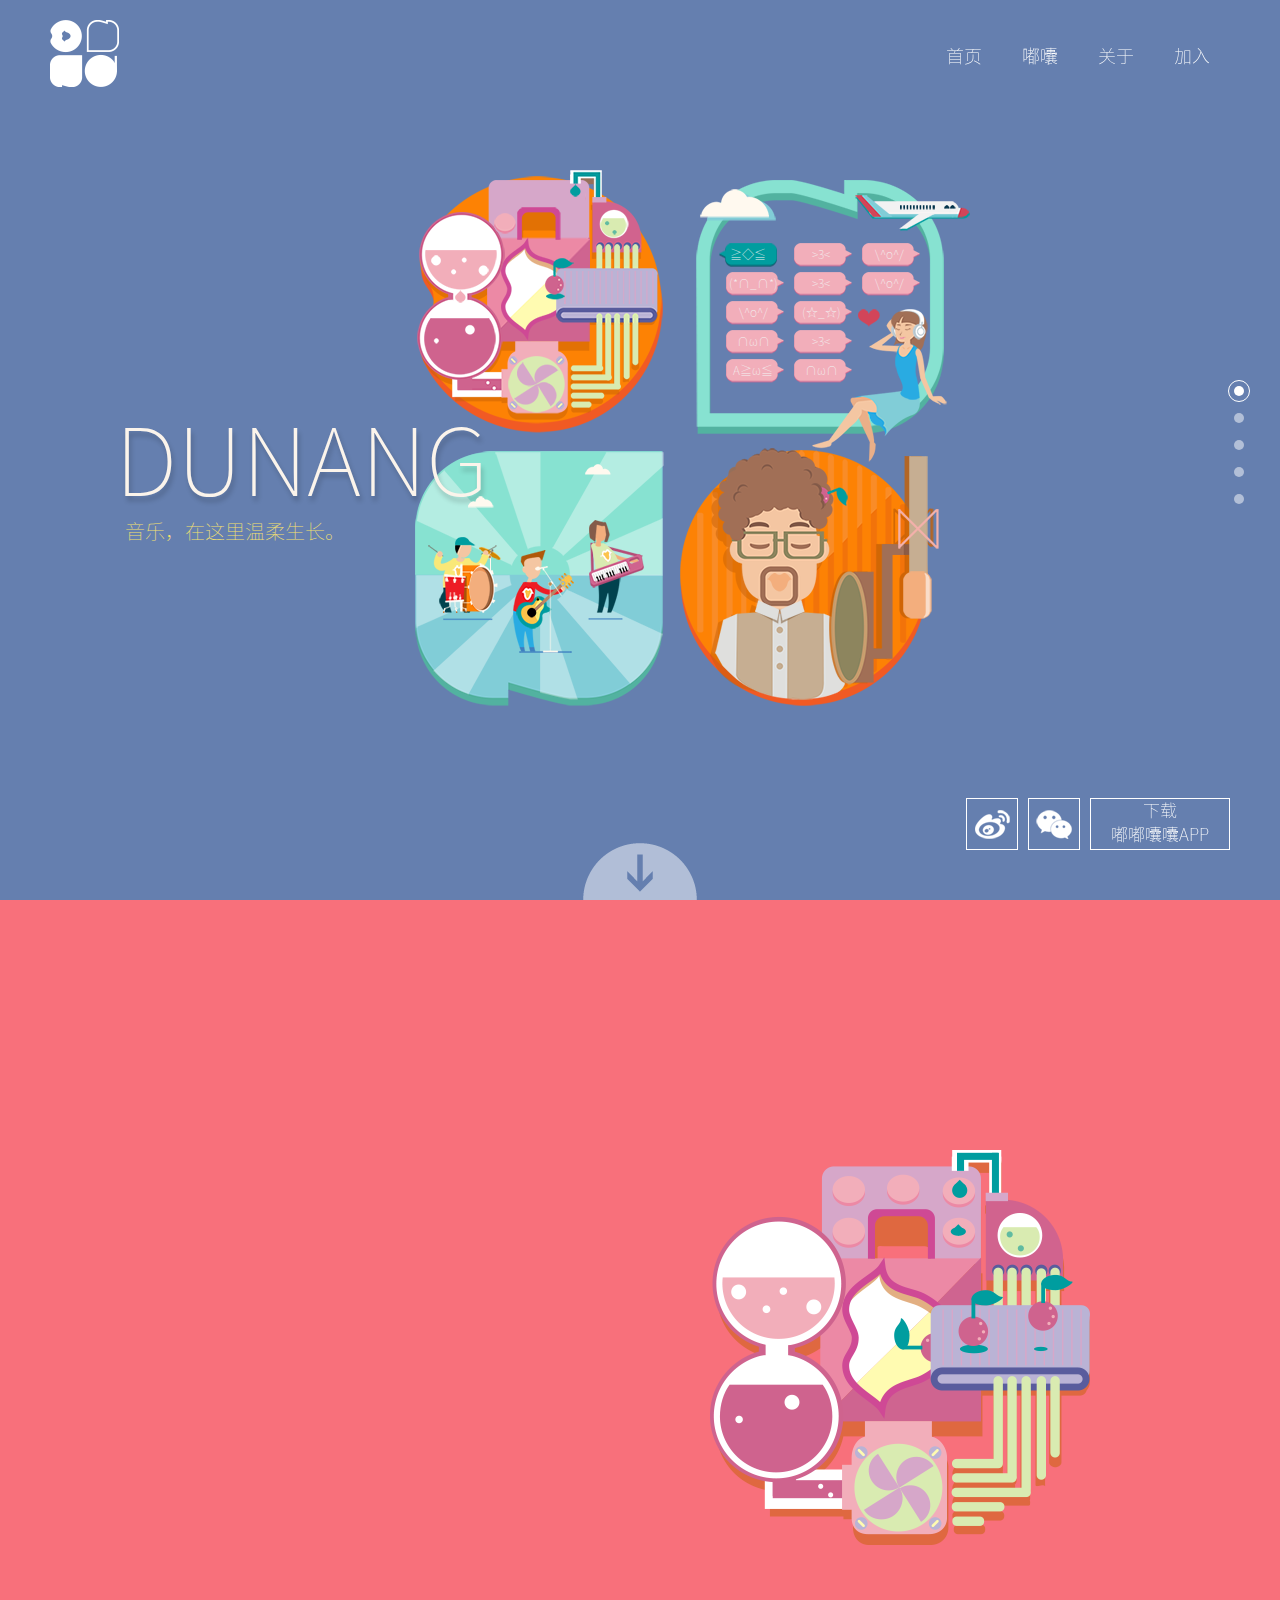
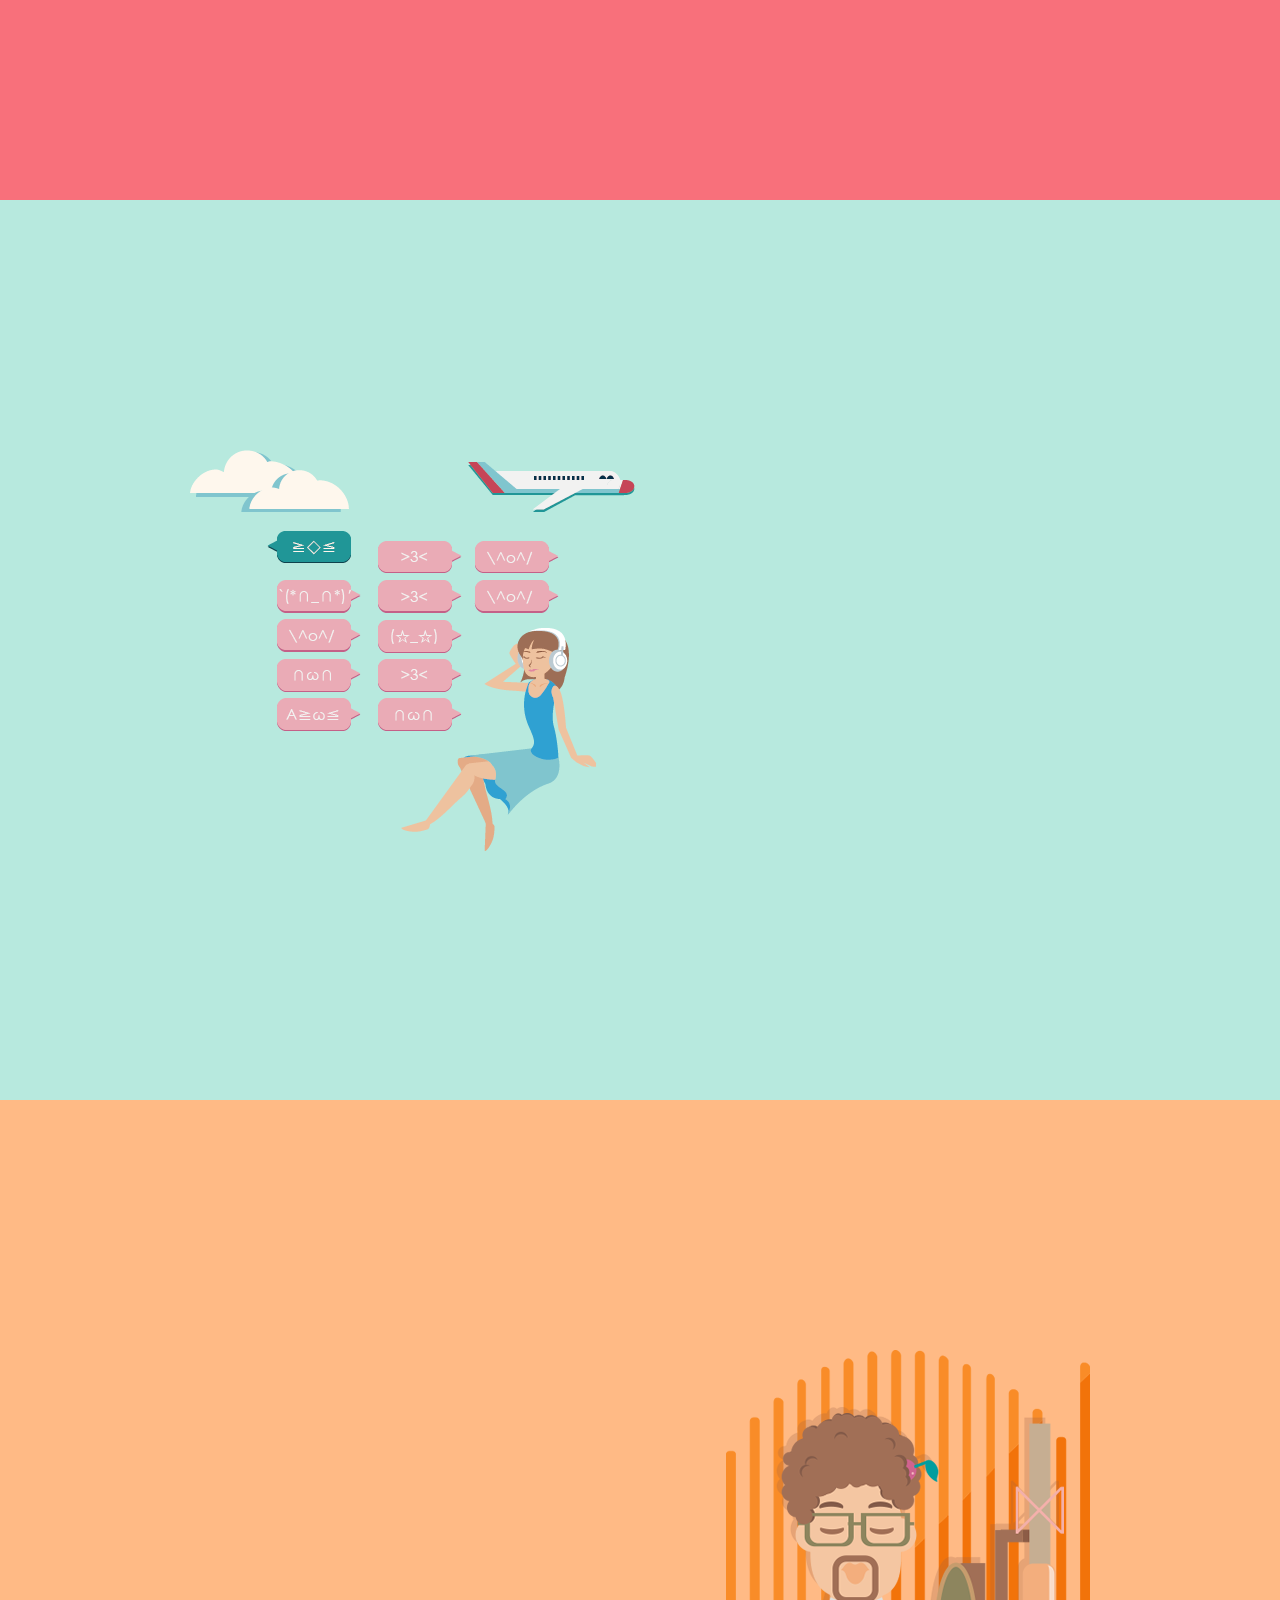
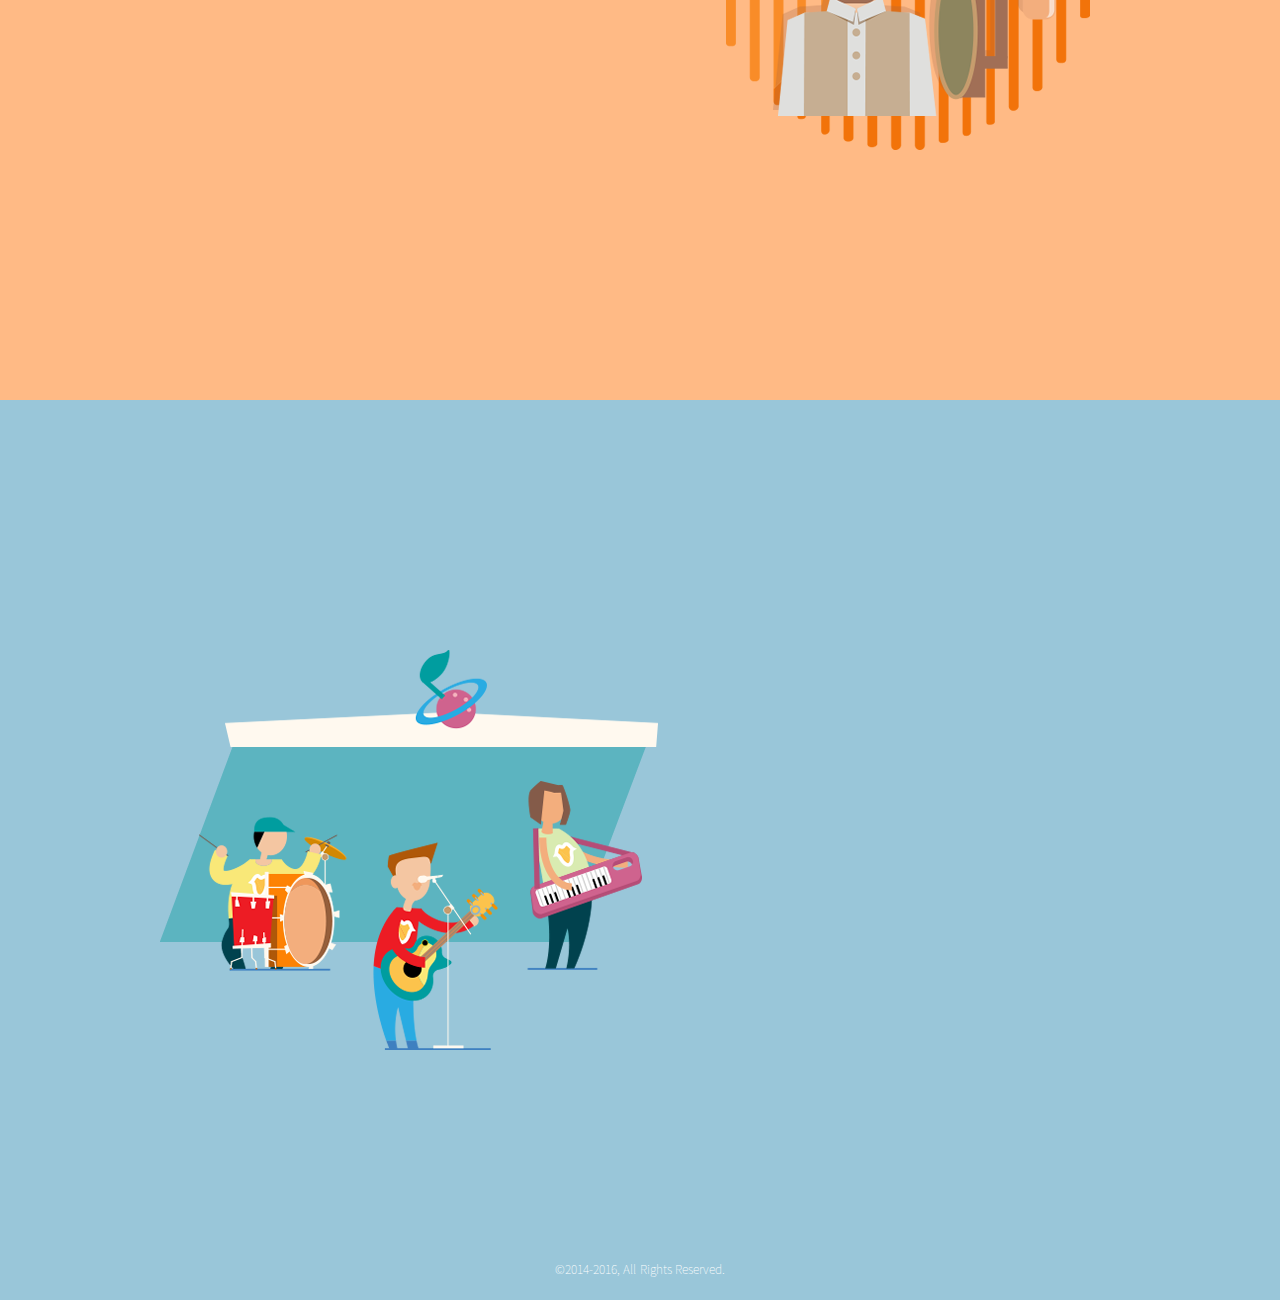
<file: index.html>
<!DOCTYPE html>
<html>
<head>
    <meta charset="utf-8">
    <meta http-equiv="X-UA-Compatible" content="IE=edge,chrome=1">
    <meta name="viewport" content="width=device-width, initial-scale=1.0"/>
    <title>嘟嘟囔囔</title>
    <meta name="description" content="">
    <meta name="keywords" content="">
    <meta name="author" content="黄允视-QQ:691742">
    <meta content="width=device-width; initial-scale=1.0; maximum-scale=1.0; user-scalable=0;" name="viewport">
    <meta name="apple-mobile-web-app-capable" content="yes">
    <meta name="apple-mobile-web-app-status-bar-style" content="black"/>
    <link rel='stylesheet' href="css/style.css">
</head>
<body class="index_bg">
<div class="loading"><span></span></div>
    <div class="panel p1 active" data-section-name="p1">
        <div class="main hide">
            <div class="scroll">
                <ul>
                    <li class="active"><a href="#p1">1</a></li>
                    <li><a href="#p2">2</a></li>
                    <li><a href="#p3">3</a></li>
                    <li><a href="#p4">4</a></li>
                    <li><a href="#p5">5</a></li>
                </ul>
            </div>
        <div class="head">
            <div class="logo fl"><img src="img/logo.png"/></div>
            <div class="nav fr mt20"><a class="active" href="index.html">首页</a><a href="app.html">嘟囔</a><a
                    href="about.html">关于</a><a href="join.html">加入</a>

                <div id="magic-line"></div>
            </div>
        </div>
        <div class="container">
            <div class="p1_con">

                <div class="p1_bg">
                    <div class="p1_1"></div>
                    <div class="p1_2"></div>
                    <div class="p1_3"></div>
                    <div class="p1_4"></div>
                    <div class="p1_5"></div>
                    <div class="p1_6"></div>
                    <div class="p1_7_run"><span class="p1_7"></span></div>
                    <div class="p1_8"></div>
                    <div class="p2_0"></div>
                    <div class="p2_1"></div>
                    <div class="p2_2"></div>
                    <div class="p2_3">
                        <ul>
                            <li class="active">≧◇≦</li>
                            <li>>3<</li>
                            <li>\^o^/</li>
                            <li class="clear">(*∩_∩*)</li>
                            <li>>3<</li>
                            <li>\^o^/</li>
                            <li class="clear">\^o^/</li>
                            <li>(☆_☆)</li>
                            <li class="clear">∩ω∩</li>
                            <li>>3<</li>
                            <li class="clear">A≧ω≦</li>
                            <li>∩ω∩</li>
                        </ul>
                    </div>
                    <div class="p2_4"></div>
                    <div class="p3_1"></div>
                    <div class="p3_2"></div>
                    <div class="p3_3"></div>
                    <div class="p3_4"></div>
                    <div class="p4_1"></div>
                </div>

                <div class="p1_txt">
                    <div class="p1_title1">DUNANG</div>
                    <div class="p1_title2">音乐，在这里温柔生长。</div>
                </div>
            </div>
        </div>
        <div class="arrow"><a onClick="$.scrollify('move','#p2');"><img src="img/arrow.png"/></a></div>
        <div class="tools">
            <ul>
                <li><a class="icon-weibo">微博</a></li>
                <li><a class="icon-weixin mx10">微信</a></li>
                <li><a class="px20"><p>下载</p><p>嘟嘟囔囔APP</p><img class="code" src="img/code.png"/></a></li>
            </ul>
        </div>
        </div>
    </div>
    <div class="panel p2" data-section-name="p2">
        <div class="container">
            <div class="fl txt_con">
                <div class="title">
                    <label>乐</label>
                    <span>动 心</span></div>
                <div class="line"></div>
                <div class="txt1">发现纯粹 寻找精彩 搜罗真正好音乐</div>
                <div class="txt2"><P>回归音乐本身</P>
                    <P>只为制造一秒动心</P>
                </div>
            </div>
            <div class="fr">
                <div class="pic"><img src="img/p2.png"/></div>
            </div>
        </div>
    </div>
    <div class="panel p3" data-section-name="p3">
        <div class="container">
            <div class="fl">
                <div class="pic"><img src="img/p3.png"/></div>
            </div>
            <div class="fr txt_con">
                <div class="title">
                    <label>音</label>
                    <span>为 爱</span></div>
                <div class="line"></div>
                <div class="txt1">动态追踪 线上交流 零距离接触偶像</div>
                <div class="txt2"><P>如果流浪是你的天赋</P>
                    <P>那么你就是我最美的追逐</P>
                </div>
            </div>
        </div>
    </div>
    <div class="panel p4" data-section-name="p4">
        <div class="container">
            <div class="fl txt_con">
                <div class="title">
                    <label>唱</label>
                    <span>梦 响</span></div>
                <div class="line"></div>
                <div class="txt1">个性信息 特色作品 展现全方位魅力</div>
                <div class="txt2"><P>为什么不大胆站出来</P>
                    <P>你值得被更多人听到</P>
                </div>
            </div>
            <div class="fr">
                <div class="pic"><img src="img/p4.png"/></div>
            </div>

        </div>
    </div>
    <div class="panel p5" data-section-name="p5">
        <div class="container">
            <div class="fl">
                <div class="pic"><img src="img/p5.png"/></div>
            </div>
            <div class="fr txt_con">
                <div class="title">
                    <label>奏</label>
                    <span>这 Young</span></div>
                <div class="line"></div>
                <div class="txt1">活动资讯 现场互动 享受最便捷体验</div>
                <div class="txt2"><P>一场Live</P>
                    <P>一场尽情挥洒的青春</P>
                </div>
            </div>
        </div>
        <div class="foot">©2014-2016, All Rights Reserved.</div>
    </div>

<script src="js/jquery.min.js"></script>
<script src="js/jquery.easing.1.3.js"></script>
<script src="js/scrollify.min.js"></script>
<script src="js/main.js"></script>
<script>
    $(function () {
        $(".panel").css({"height": $(window).height()});
        var currentIndex = -1;
        $.scrollify({
            section: ".panel",
		easing: "easeOutExpo",
		scrollSpeed: 1300,
//		offset : 0,
//		scrollbars: false,
            before: clearAnimation,
            after: activeAnimation
        });
        function clearAnimation(index) {
            if (currentIndex === index) return;
            $('.panel').eq(index).removeClass("active");
            $(".scroll li").removeClass("active").eq(index).addClass("active");
        }

        function activeAnimation(index) {
            currentIndex = index;
            if ($('.panel').eq(index).hasClass("animation")) {
                $('.panel').removeClass("active").eq(index).addClass("active");
            } else {
                $('.panel').removeClass("active").eq(index).addClass("active animation");
            }

        }

        $(".scroll li").click(function (e) {
            $.scrollify("move", $(this).find('a').attr("href"));
        });
    });
</script>
</body>
</html>
</file>
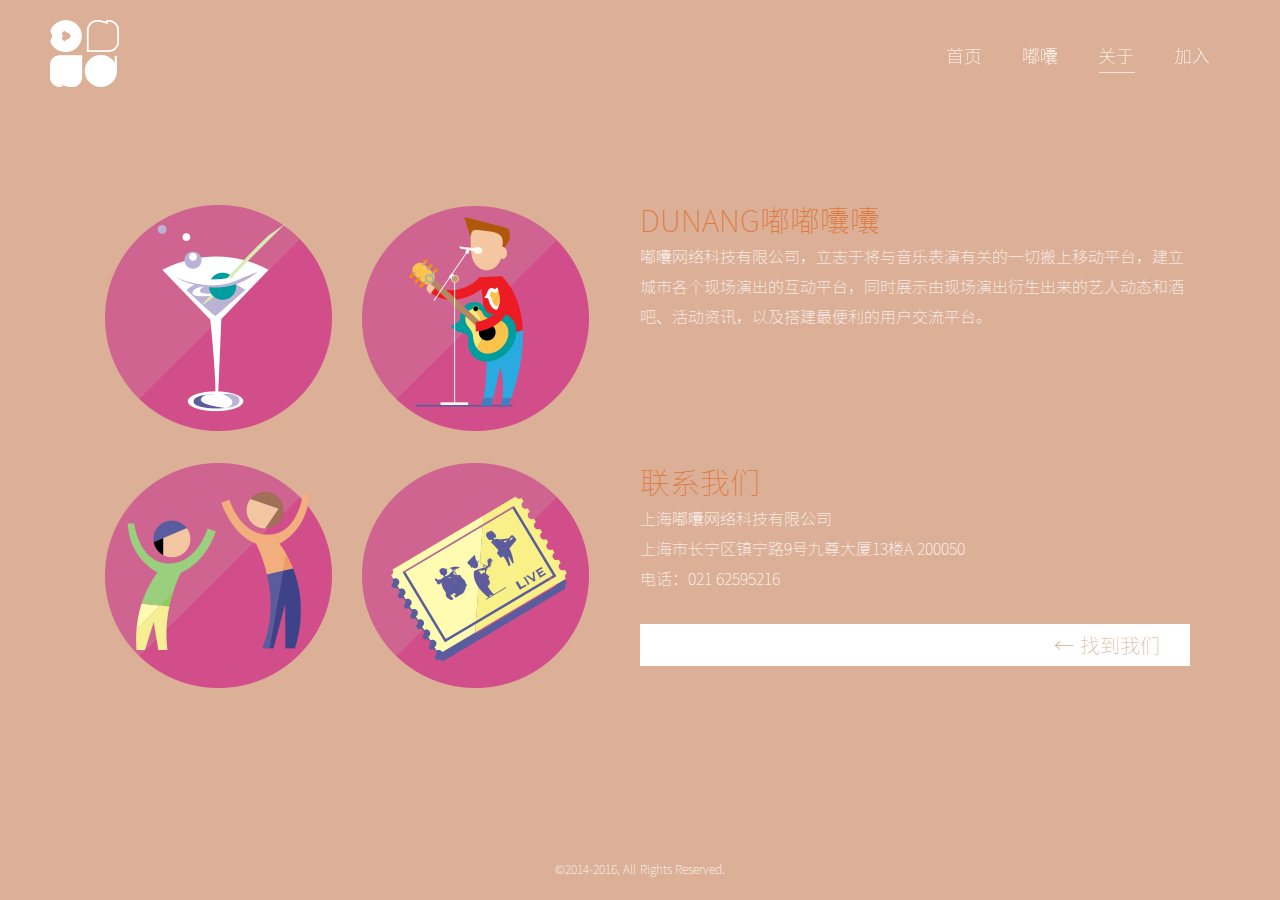
<file: about.html>
<!DOCTYPE html>
<html>
<head>
<meta charset="utf-8">
<meta http-equiv="X-UA-Compatible" content="IE=edge,chrome=1">
<meta name="viewport" content="width=device-width, initial-scale=1.0"/>
<title>嘟嘟囔囔</title>
<meta name="description" content="">
<meta name="keywords" content="">
<meta name="author" content="黄允视-QQ:691742">
<meta content="width=device-width; initial-scale=1.0; maximum-scale=1.0; user-scalable=0;" name="viewport">
<meta name="apple-mobile-web-app-capable" content="yes">
<meta name="apple-mobile-web-app-status-bar-style" content="black"/>
<link rel='stylesheet' href="css/style.css">
</head>
<body class="bg_brown">

<div>
<div class="head">
  <div class="logo fl"><img src="img/logo.png"/></div>
  <div class="nav fr mt20"><a href="index.html">首页</a><a href="app.html">嘟囔</a><a class="active" href="about.html">关于</a><a href="join.html">加入</a>
    <div id="magic-line"></div>
  </div>
</div>
<div class="about">
  <div class="container">
    <div class="fl">
      <ul class="piclist">
        <li><img src="img/a1.png" /></li>
        <li><img src="img/a2.png" /></li>
        <li><img src="img/a3.png" /></li>
        <li><img src="img/a4.png" /></li>
      </ul>
    </div>
    <div class="fr txt_con">
      <div style="margin-bottom:140px;">
        <div class="color_orange font30 mb10">DUNANG嘟嘟囔囔</div>
        <div class="font16 color_fff" style="line-height:30px;">嘟囔网络科技有限公司，立志于将与音乐表演有关的一切搬上移动平台，建立城市各个现场演出的互动平台，同时展示由现场演出衍生出来的艺人动态和酒吧、活动资讯，以及搭建最便利的用户交流平台。</div>
      </div>
      <div>
        <div class="color_orange font30 mb10">联系我们</div>
        <div class="font16 color_fff" style="line-height:30px;">上海嘟囔网络科技有限公司<br>
          上海市长宁区镇宁路9号九尊大厦13楼A 200050<br>
          电话：021 62595216</div>
      </div>
      <div class="btn-map"><a onClick="$('.cover').fadeIn().find('iframe').attr('src','map.html');">← 找到我们</a></div>
    </div>
  </div>
</div>
<div class="foot">©2014-2016, All Rights Reserved.</div>
<div class="cover" style="display: none;">
<a onClick="$('.cover').hide()" class="btn-close">关闭</a>
<div class="map"><iframe frameborder="0" scrolling="no" src="map.html"></iframe></div>
</div>
  </div>
<script src="js/jquery.min.js"></script>
<script src="js/main.js"></script>
</body>
</html>
</file>
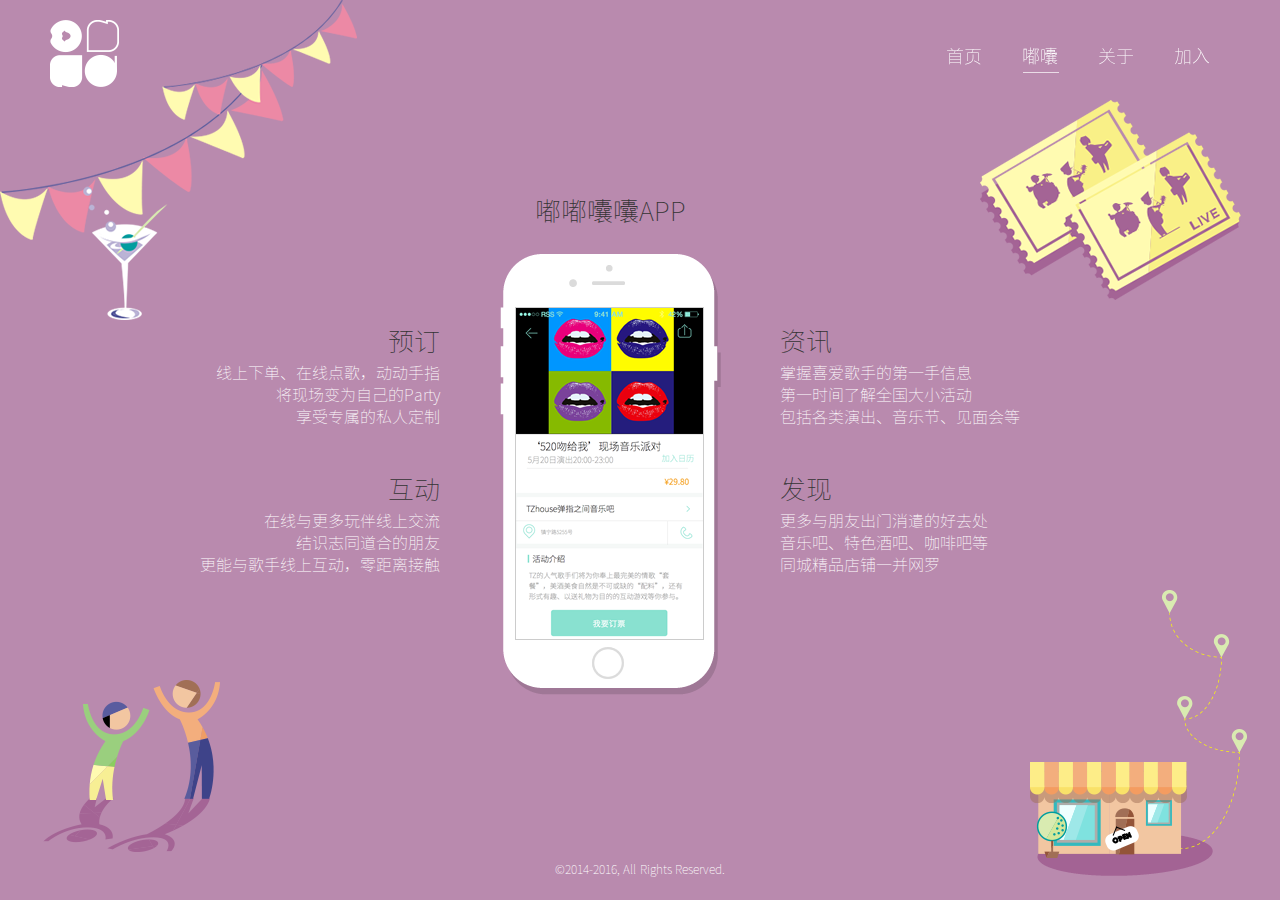
<file: app.html>
<!DOCTYPE html>
<html>
<head>
<meta charset="utf-8">
<meta http-equiv="X-UA-Compatible" content="IE=edge,chrome=1">
<meta name="viewport" content="width=device-width, initial-scale=1.0"/>
<title>嘟嘟囔囔</title>
<meta name="description" content="">
<meta name="keywords" content="">
<meta name="author" content="黄允视-QQ:691742">
<meta content="width=device-width; initial-scale=1.0; maximum-scale=1.0; user-scalable=0;" name="viewport">
<meta name="apple-mobile-web-app-capable" content="yes">
<meta name="apple-mobile-web-app-status-bar-style" content="black"/>
<link rel='stylesheet' href="css/style.css">
</head>
<body class="app_bg">

<div>
<div class="a_bg">
	<div class="a_bg1"></div>
    <div class="a_bg2"></div>
    <div class="a_bg3"></div>
    <div class="a_bg4"></div>
</div>
<div class="head">
  <div class="logo fl"><img src="img/logo.png"/></div>
  <div class="nav fr mt20"><a href="index.html">首页</a><a class="active" href="app.html">嘟囔</a><a href="about.html">关于</a><a href="join.html">加入</a>
    <div id="magic-line"></div>
  </div>
</div>
<div class="app">
  <div class="container">
    <div class="fl">
      <div class="right txt1">
        <p class="font26 mb10">预订</p>
        <p class="font16 color_fff">线上下单、在线点歌，动动手指<br>
          将现场变为自己的Party<br>
          享受专属的私人定制</p>
      </div>
      <div class="right txt2">
        <p class="font26 mb10">互动</p>
        <p class="font16 color_fff"> 在线与更多玩伴线上交流<br>
          结识志同道合的朋友<br>
          更能与歌手线上互动，零距离接触 </p>
      </div>
    </div>
    <div class="fl">
      <div class="title font26 center">嘟嘟囔囔APP</div>
      <div class="phone_bg">
        <div class="phone_img"></div>
      </div>
    </div>
    <div class="fl">
    	<div class="txt3">
      <p class="font26 mb10">资讯</p>
      <p class="font16 color_fff">掌握喜爱歌手的第一手信息<br>
        第一时间了解全国大小活动<br>
        包括各类演出、音乐节、见面会等</p>
    </div>
    <div class="txt4">
      <p class="font26 mb10">发现</p>
      <p class="font16 color_fff">更多与朋友出门消遣的好去处<br>
        音乐吧、特色酒吧、咖啡吧等<br>
        同城精品店铺一并网罗</p>
    </div>
    </div>
  </div>
</div>
<div class="foot">©2014-2016, All Rights Reserved.</div>
  </div>
<script src="js/jquery.min.js"></script> 
<script src="js/main.js"></script>
</body>
</html>
</file>
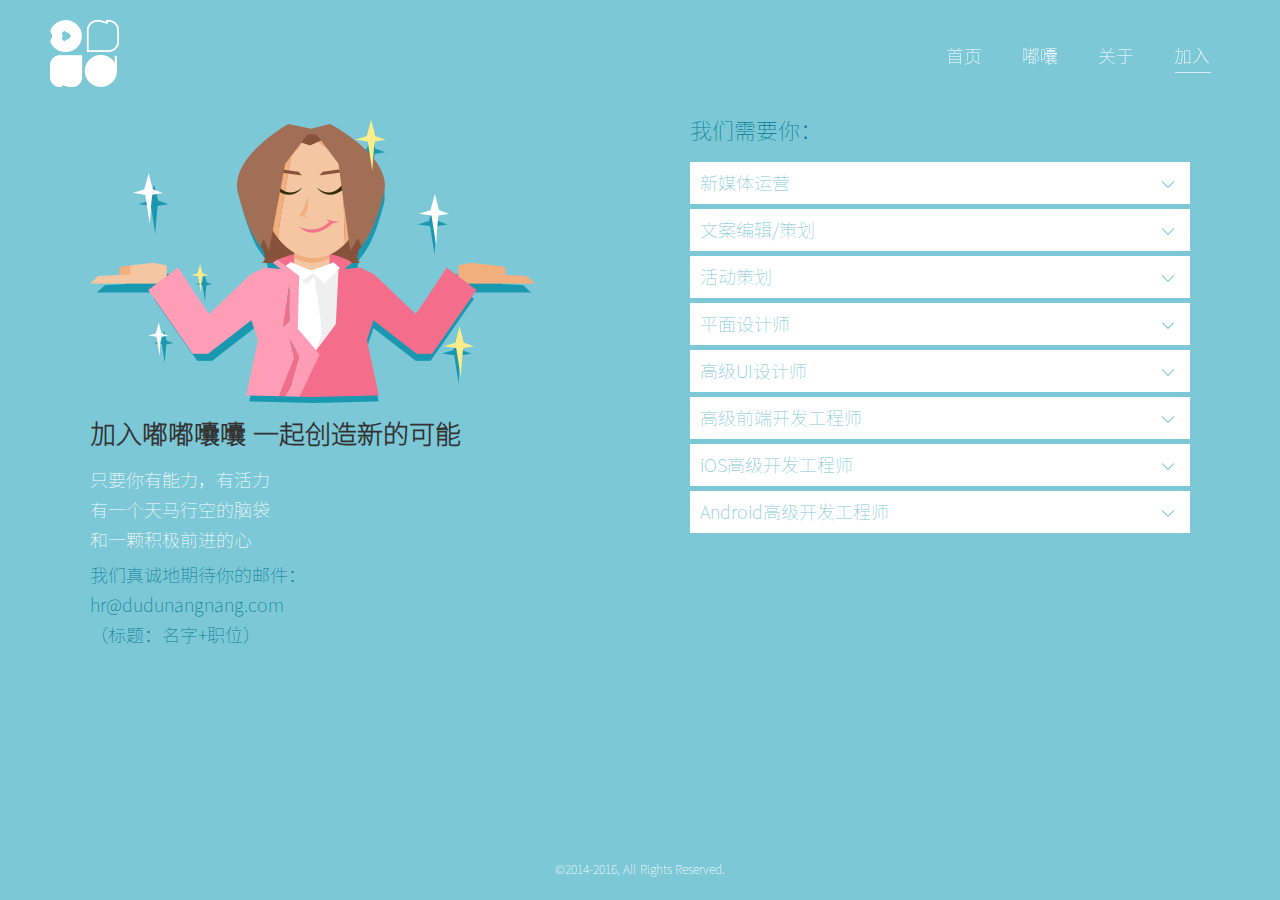
<file: join.html>
<!DOCTYPE html>
<html>
<head>
<meta charset="utf-8">
<meta http-equiv="X-UA-Compatible" content="IE=edge,chrome=1">
<meta name="viewport" content="width=device-width, initial-scale=1.0"/>
<title>嘟嘟囔囔</title>
<meta name="description" content="">
<meta name="keywords" content="">
<meta name="author" content="黄允视-QQ:691742">
<meta content="width=device-width; initial-scale=1.0; maximum-scale=1.0; user-scalable=0;" name="viewport">
<meta name="apple-mobile-web-app-capable" content="yes">
<meta name="apple-mobile-web-app-status-bar-style" content="black"/>
<link rel='stylesheet' href="css/style.css">
</head>
<body class="join_bg">
<div>
<div class="head">
  <div class="logo fl"><img src="img/logo.png"/></div>
  <div class="nav fr mt20"><a href="index.html">首页</a><a href="app.html">嘟囔</a><a href="about.html">关于</a><a class="active" href="join.html">加入</a>
    <div id="magic-line"></div>
  </div>
</div>
<div class="join">
  <div class="container oh">
    <div class="fl">
      <div><img src="img/j1.png" /></div>
      <div>
        <p class="font26 b my20">加入嘟嘟囔囔 一起创造新的可能</p>
        <p class="color_fff font18" style="line-height:30px;">只要你有能力，有活力<br>
          有一个天马行空的脑袋<br>
          和一颗积极前进的心</p>
        <p class="font18 mt5" style="color:#067B91;line-height:30px;">我们真诚地期待你的邮件：<br>
          <a href="mailto:hr@dudunangnang.com" class="font18" style="color:#067B91;">hr@dudunangnang.com</a><br>
          （标题：名字+职位）</p>
      </div>
    </div>
    <div class="fr txt_con">
      <div class="font22 mb20" style="color:#067B91;">我们需要你：</div>
      <div class="drawer">
        <ul>
          <li class="drawer_li"><a>新媒体运营<i class="drawer_arrow"></i></a>
            <div class="font16 color_fff p10 drawer_con" style="line-height:28px;">职位描述：<br>
              负责运营、维护公司各类网站，官网，微博，微信，网络社区，手机APP等；<br>
              根据公司发展策略制定网络营销计划并执行，开拓与维护网络营销渠道，完成公司网络销售指标等；<br>
              利用各种互联网资源、网络媒介推广公司品牌、产品及服务，提高公司网站曝光度和知名度、公司品牌的知名度和美誉度；<br>
              对网站推广与营销效果进行跟踪、评估，采集网站相关数据进行数据分析，并能够做出切实可行的改进方案，组织实施；<br>
              <br>
              任职要求：<br>
              爪机狂魔、SNS达人、喜欢尝试各类App的新兴人类优先<br>
              对新媒体有自己独到的理解，大胆试错的勇气，以及不断迸发的新点子<br>
              掌握的操作软件越多越好<br>
              拥有营销、电商等方面的扎实专业知识<br>
              具有淘宝天猫店铺、微博微信等社区运营推广、和各大电子商务网络平台的建设管理运营经验优先考虑<br>
              喜欢音乐，最基本的 </div>
          </li>
          <li class="drawer_li"><a>文案编辑/策划<i class="drawer_arrow"></i></a>
            <div class="font16 color_fff p10 drawer_con" style="line-height:28px;">职位描述：<br>
              负责撰写编辑活动文案，广告文案，品牌宣传文案，挖掘品牌优势、亮点<br>
              根据公司需求，提供相关文案策划方案<br>
              收集的公司广告创意，整理并提出宣传理念<br>
              根据阶段性活动与推广需求，完善创意、撰写各类软性文章及新闻报道文案等 <br>
              <br>
              任职要求：<br>
              资深段子手、SNS达人、资深斑竹优先<br>
              天马行空，拥有一枚停不下来的脑袋瓜<br>
              拥有文笔功力的同时，能将文案与广告、营销、电商等完美结合<br>
              聊自己喜欢的音乐、歌手、乐队……能聊三天三夜<br>
              专科以上学历， 一年以上相关工作经验，新闻学、传播学、中文学，广告学等相关专业优先<br>
              有自己的软文写作案例，有一定的网络推广经验，熟悉的软文推广平台 </div>
          </li>
          <li class="drawer_li"><a>活动策划<i class="drawer_arrow"></i></a>
            <div class="font16 color_fff p10 drawer_con" style="line-height:28px;">职位描述：<br>
              能够控制完成所有活动项目的活动策划与执行工作，并且能完成活动策划、执行方案的撰写；<br>
              专业的大型活动项目实施经验和资源，能够将整体活动策划方案细化成可执行方案，并有效整合资源、控制成本；<br>
              专业的沟通能力，能够迅速掌握客户需求；丰富的客户管理技巧、充沛的精力及关注细节的能力；<br>
              丰富的活动管理经验、优秀的领导能力及组织能力，能够领导团队、统筹协调，保证活动的执行及客户的满意度；<br>
              具有较强的事业心、责任感，能够承受较大的工作压力。 <br>
              <br>
              任职要求：<br>
              善广告，传媒，新闻，传播，英语等专业者优先；<br>
              丰富的创意经验，文笔流畅，思路清晰；<br>
              有良好的广告文案撰写能力与沟通表达能力；<br>
              熟练使用Word、Excel、PPT等办公软件；<br>
              具有高度的工作热情、积极性和创新能力。 </div>
          </li>
          <li class="drawer_li"><a>平面设计师<i class="drawer_arrow"></i></a>
            <div class="font16 color_fff p10 drawer_con" style="line-height:28px;">职位描述：<br>
              负责公司日常宣传、策划设计制作； <br>
              广告平面设计、制作及其它图文处理； <br>
              企业宣传资料的设计、制作与创新； <br>
              公司其他PC及MAC设计文件的使用，修改、数码照相处理、公司市场活动宣传品配合设计、改版;宣传彩页、宣传册、海报等。 <br>
              <br>
              任职要求：<br>
              能熟练使用Dreamweaver/photoshop/AI/Indesign等设计和制作网页； <br>
              有一定的美术功底，了解掌握HTML/Aspx语言，了解CSS+DIV技术； <br>
              能熟练进行平面宣传资料、广告设计等工作； <br>
              3年以上网页设计、平面设计等相关工作经验。<br>
              （请随简历附上代表作品或相关链接） </div>
          </li>
          <li class="drawer_li"><a>高级UI设计师<i class="drawer_arrow"></i></a>
            <div class="font16 color_fff p10 drawer_con" style="line-height:28px;">职位描述：<br>
              负责手机客户端产品的UI设计工作，注重表现力和设计细节；<br>
              为界面、图标、动画等提供高质量和创造性的设计方案；<br>
              熟练运用各种设计方法进行快速设计和迭代；<br>
              关注细致入微的用户体验，对产品进行持续优化；<br>
              制订视觉规范和实施标准，确保设计效果的实现质量；<br>
              对项目的所有资源进行分类归档。 <br>
              <br>
              任职要求：<br>
              具备丰富的设计理论与娴熟的设计技巧，对设计趋势有敏锐的洞察力和领悟能力；<br>
              熟悉iOS、Android操作系统，对如Win Phone等有一定了解，具备丰富的移动端产品设计经验；<br>
              对于手机用户体验方面的问题敏感，能平衡产品的易用性和美观性；<br>
              能熟练使用Photoshop、Sketch 、Illustrator、Flash等软件；<br>
              从事UI设计工作3年以上，有成功的设计作品和产品案例；<br>
              良好的合作态度及团队精神，并富有工作激情、创造力和高度责任感；<br>
              有知名优秀无线产品设计经验者优先。<br>
              （请随简历附上代表作品或相关链接） </div>
          </li>
          <li class="drawer_li"><a>高级前端开发工程师<i class="drawer_arrow"></i></a>
            <div class="font16 color_fff p10 drawer_con" style="line-height:28px;">职位描述：<br>
              负责前端框架搭建<br>
              不断研究新技术，并且很好的应用到产品中<br>
              参与产品需求、设计阶段的工作并从前端的角度提出意见<br>
              以用户为核心的开发工作，从前端的角度充分考虑用户体验和美观度<br>
              坚持不懈的钻研精神，力求为用户提供最好的视觉和使用体验 <br>
              <br>
              任职要求：<br>
              3年以上前端开发经验<br>
              精通JS，包括但不限于原生JS、AngularJS，jQuery，并且对于流行框架有深入研究<br>
              精通HTML5、CSS3，并时刻关注行业标准的更新<br>
              能够编写Java或者其他一门后台语言，可以与后台开发工程师很好的配合完成工作<br>
              具备一定的领导能力，可以带领团队完成本职工作，同时能够提升整个团队的水平<br>
              喜欢前端技术并且善于钻研，喜欢与他人分享自己的成果，乐于跟同行讨论问题 </div>
          </li>
          <li class="drawer_li"><a>iOS高级开发工程师<i class="drawer_arrow"></i></a>
            <div class="font16 color_fff p10 drawer_con" style="line-height:28px;">职位描述：<br>
              负责iOS平台客户端产品开发和维护工作<br>
              负责客户端产品的技术方案和框架设计，并参与服务端的相关设计 <br>
              <br>
              任职要求：<br>
              2年以上iOS开发工作经验<br>
              精通C/C++或Objective-C语言，熟悉扩展iPhone UI控件、iPhone事件机制<br>
              能熟练运用XCode，iOS-SDK等开发工具<br>
              善于沟通交流，热爱软件开发工作，具备良好的团队意识和协作精神，富有责任感 </div>
          </li>
          <li class="drawer_li"><a>Android高级开发工程师<i class="drawer_arrow"></i></a>
            <div class="font16 color_fff p10 drawer_con" style="line-height:28px;">职位描述：<br>
              负责Android平台客户端产品开发和维护工作<br>
              负责客户端产品的技术方案和框架设计，并参与服务端的相关设计 <br>
              <br>
              任职要求：<br>
              2年以上Android平台开发工作经验，精通Android系统架构及相关技术<br>
              熟悉现有Android设备，熟悉移动设备的开发特点，有多款android手机的适配经验<br>
              熟悉Java编程语言及Java各种主流框架及技术<br>
              善于沟通交流，热爱软件开发工作，具备良好的团队意识和协作精神，富有责任感 </div>
          </li>
        </ul>
      </div>
    </div>
  </div>
</div>
<div class="foot">©2014-2016, All Rights Reserved.</div>
  </div>
<script src="js/jquery.min.js"></script> 
<script src="js/main.js"></script>
</body>
</html>
</file>
<file: css/style.css>
/*===========通用=============*/
@font-face{font-family: SourceHanSans;src: url('SourceHanSansCN-ExtraLight.otf');
/*    src:
    url('SourceHanSansCN-ExtraLight.eot?#font-spider') format('embedded-opentype'),
    url('SourceHanSansCN-ExtraLight.woff') format('woff'),
    url('SourceHanSansCN-ExtraLight.ttf') format('truetype'),
    url('SourceHanSansCN-ExtraLight.svg') format('svg');*/
    font-weight: normal;
    font-style: normal;
}
html, body { padding: 0; margin: 0 auto; }
body { overflow: auto; }
body, a, textarea, input { font-family:SourceHanSans,Microsoft YaHei,"宋体", Verdana, Geneva, sans-serif; font-size: 12px; line-height: 22px; color: #333; }
div, dl, dt, dd, ul, ol, li, p, h1, h2, h3, h4, h5, h6, th, td, hr, blockquote { padding: 0; margin: 0; }
a { color: #03ADDD; text-decoration: none; }
a:hover { color: #005580; text-decoration: underline; outline: 0; cursor: pointer; }
a:active, a:focus, div:focus { outline: none; }
li { list-style: none; }
img, iframe { border: 0; display: block; }
table { border-collapse: collapse; border-spacing: 0; }
input { outline: none; }
input[type=text], textarea { border: 1px solid #ddd; padding: 5px; -webkit-box-shadow: inset 0 1px 1px rgba(0, 0, 0, 0.075); -moz-box-shadow: inset 0 1px 1px rgba(0, 0, 0, 0.075); box-shadow: inset 0 1px 1px rgba(0, 0, 0, 0.075); -webkit-transition: border linear 0.2s, box-shadow linear 0.2s; -moz-transition: border linear 0.2s, box-shadow linear 0.2s; -ms-transition: border linear 0.2s, box-shadow linear 0.2s; -o-transition: border linear 0.2s, box-shadow linear 0.2s; transition: border linear 0.2s, box-shadow linear 0.2s; }
input[type=text]:focus, textarea:focus { border-color: #FFF; -webkit-box-shadow: inset -1px -1px -1px rgba(0, 0, 0, 0.075), 0 0 8px rgba(82, 168, 236, 0.6); -moz-box-shadow: inset -1px -1px -1px rgba(0, 0, 0, 0.075), 0 0 8px rgba(82, 168, 236, 0.6); box-shadow: inset -1px -1px -1px rgba(0, 0, 0, 0.075), 0 0 8px rgba(82, 168, 236, 0.6); background: #FFFFF0; border: 1px solid #61AEEB \9; outline: none; }
input[type=radio] { vertical-align: -2px;  *vertical-align:-1px;
}
.clear { clear: both; }
/*隐藏元素*/
.hide { display: none; }
/*表格防止内容过多变形*/
.table { white-space: nowrap; border-collapse: collapse; }
/*下拉框，输入框居中*/
select, input { vertical-align: middle; }
/*截取字符串长度,并以...代替*/
.substr { white-space: nowrap; word-break: keep-all; overflow: hidden; text-overflow: ellipsis; }
/*浮动*/
.fl { float: left; }
.fr { float: right; }
.oh { overflow: hidden; }
/*边距*/
.m0 { margin: 0; }
.mb0 { margin-bottom: 0; }
.ml5 { margin-left: 5px; }
.mr5 { margin-right: 5px; }
.mt5 { margin-top: 5px; }
.mb5 { margin-bottom: 5px; }
.my5 { margin: 5px 0; }
.mx5 { margin: 0 5px; }
.ml10 { margin-left: 10px; }
.mr10 { margin-right: 10px; }
.mt10 { margin-top: 10px; }
.mb10 { margin-bottom: 10px; }
.my10 { margin: 10px 0; }
.mx10 { margin: 0 10px; }
.ml20 { margin-left: 20px; }
.mr20 { margin-right: 20px; }
.mt20 { margin-top: 20px; }
.mb20 { margin-bottom: 20px; }
.my20 { margin: 20px 0; }
.mx20 { margin: 0 20px; }
/*间距*/
.p0 { padding: 0; }
.pl5 { padding-left: 5px; }
.pr5 { padding-right: 5px; }
.pt5 { padding-top: 5px; }
.pb5 { padding-bottom: 5px; }
.py5 { padding: 5px 0; }
.px5 { padding: 0 5px; }
.p10 { padding: 10px; }
.py10 { padding: 10px 0; }
.px10 { padding: 0 10px; }
.pl10 { padding-left: 10px; }
.pr10 { padding-right: 10px; }
.pt10 { padding-top: 10px; }
.pb10 { padding-bottom: 10px; }
.p10-20 { padding: 10px 20px; }
.p20 { padding: 20px; }
.py20 { padding: 20px 0; }
.px20 { padding: 0 20px; }
.pl20 { padding-left: 20px; }
.pr20 { padding-right: 20px; }
.pt20 { padding-top: 20px; }
.pb20 { padding-bottom: 20px; }
/*字体大小*/
.font14 { font-size: 14px; }
.font16 { font-size: 16px; }
.font18 { font-size: 18px; }
.font20 { font-size: 20px; }
.font22 { font-size: 22px; }
.font24 { font-size: 24px; }
.font26 { font-size: 26px; }
.font30 { font-size: 30px; }
.font34 { font-size: 34px; }
.font42 { font-size: 42px; }
.font48 { font-size: 48px; }
/*粗体*/
.b { font-weight: bold; }
/*字体颜色*/
.color_cyan { color: #64B3B6; }
.color_red { color: #CB0000; }
.color_green { color: #009799; }
.color_black { color: #000; }
.color_blue { color: #03ADDD; }
.color_orange { color: #DF783E; }
.color_brown { color: #DCB097; }
.color_444 { color: #444; }
.color_555 { color: #555; }
.color_666 { color: #666; }
.color_777 { color: #777; }
.color_888 { color: #888; }
.color_999 { color: #999; }
.color_fff { color: #FFF; }
/*背景色*/
.bg_blue { background-color: #35AFB3;}
.bg_green { background-color: #5A9D40; }
.bg_purple { background-color: #D40E87; }
.bg_orange { background-color: #FF7231; }
.bg_brown { background-color: #DCB097; }
/*对齐*/
.left { text-align: left; }
.right { text-align: right; }
.center { text-align: center; }
.ti { text-indent: 2em; }
::-webkit-scrollbar-track-piece{
    background-color:transparent;/*滚动条的背景颜色*/
    -webkit-border-radius:0;/*滚动条的圆角宽度*/
}
::-webkit-scrollbar{
    width:6px;/*滚动条的宽度*/
    height:6px;/*滚动条的高度*/
}
::-webkit-scrollbar-thumb{/*垂直滚动条的样式*/
    height:6px;
    background-color:rgba(0,0,0,0.2);
    -webkit-border-radius:10px;
}
::-webkit-scrollbar-thumb:hover{/*滚动条的hover样式*/
    height:6px;
    background-color:rgba(0,0,0,0.4);
    -webkit-border-radius:10px;
}


/*===========style=============*/
.loading{ position:absolute;top:50%;left:50%; margin: -59px 0 0 -59px;z-index:999; background: url("../img/load_logo.png") no-repeat center;}
.loading span{ background: url("../img/loading.png") no-repeat center;width:118px;height:118px; display:block;animation:rotate360 1s .2s infinite linear both; -webkit-animation:rotate360 1s .2s infinite linear both;}
.scroll{ position:fixed;right:30px; top:50%; margin-top:-70px;z-index:1;}
.scroll li{ border:1px solid #FFF; border-color:transparent;padding:5px; overflow:hidden; border-radius:100%;width:10px;height:10px; display:block; margin-bottom:5px; opacity:0.5;transition:all 0.5s;}
.scroll li.active,.scroll li:hover{ border-color:#FFF;opacity:1;}
.scroll a{ text-indent:-9999px; background-color:#FFF; border-radius:100%;width:10px;height:10px;float:left;}
.panel{ overflow:hidden; position:relative;}
.head{ padding:20px 50px; position: fixed;top:0;left:0;right:0;z-index:1;}
.container{max-width:1100px; margin:0 auto;}
.logo img { width: 69px; height: 67px; }
.nav{ position:relative;}
.nav a { float: left; color: #FFF; font-size: 18px; padding:5px 20px; text-decoration:none; display:inline-block;}
#magic-line { display: block; position: absolute; top: 100%; left: 0; height: 1px; background: rgb(255, 255, 255); background: rgba(255, 255, 255, .7); margin-left:21px;}
.tools{ position:fixed;bottom:50px;right:50px;z-index:1;}
.tools li{float:left;}
.tools a{ border:1px solid #FFF;font-size:17px;color:#FFF; display:inline-block; text-align:center;height:50px; text-decoration:none; transition:all 0.5s;  line-height: 24px; position: relative;}

.tools .code{ position: absolute; top: -210px;; right:0;width:200px;height:200px; box-shadow: 1px 1px 5px rgba(0,0,0,0.2); opacity: 0;transition:all 0.5s;}
.tools a:hover .code{opacity: 1;}
.icon-weibo{ background:url(../img/icon-weibo.png) center no-repeat;width:50px;display:block; text-indent:-9999px;}
.icon-weixin{ background:url(../img/icon-weixin.png) center no-repeat;width:50px;display:block;text-indent:-9999px;}
.tools a:hover{ background-color:rgba(255,255,255,0.2)}
.arrow{ position:absolute;bottom:-57px;left:50%;margin-left:-57px;}

.panel .container{width:900px; position:absolute;top:50%; margin-top:-200px;left:50%;margin-left:-450px;}
.panel .txt_con{margin-top:70px;}
.panel .title{padding:10px;font-size:34px;}
.panel .title label{width:73px;height:73px; display:inline-block;line-height:73px; text-align:center; vertical-align:text-top;font-size:48px;}
.panel .line{height:1px;}
.panel .txt1{margin-bottom:40px;padding:10px;font-size:26px;}
.panel .txt2{font-size:20px;line-height:40px;padding:10px; text-align:right;}
.index_bg,.p1 { background-color: #657faf; }
.p2 { background-color: #F8707B; }
.p3 { background-color: #b7e9de; }
.p4 { background-color: #FFBA85; }
.p5 { background-color: #99C6D9; }
.p1_title1{color:#FBF4EB;font-size:94px;text-shadow:2px 5px 5px  rgba(0, 0, 0, .2);line-height:80px; margin-bottom:20px;}
.p1_title2{color:#F4E070;font-size:20px;padding:0 10px;}
.p1 .container{width:550px;height:560px; position:absolute; top:50%;left:50%;margin:-280px 0 0 -225px;}
.p1_txt{ position:absolute;top:250px;left:-300px;animation:fadeInUpBig 1.5s 0.5s ease both;-webkit-animation:fadeInUpBig 1.5s 0.5s ease both;-moz-animation:fadeInUpBig 1.5s 0.5s ease both;}
.p1_bg{ background: url("../img/p1.png") no-repeat center;width:532px;height:536px; position: relative;}
.p1_bg div{position: absolute;}
.p1_bg .p1_1{ background: url("../img/p1-1.png") no-repeat center;width:45px;height:45px;top:192px;left:99px;}
.active .p1_bg .p1_1{animation:rotate360 2s .2s infinite linear both; -webkit-animation:rotate360 2s .2s infinite linear both;}
.p1_bg .p1_2{ background: url("../img/p1-2.png") no-repeat center;width:58px;height:21px;top:85px;left:16px;}
/*.active .p1_bg .p1_2{animation:fadeInOut 3s .2s infinite linear both; -webkit-animation:fadeInOut 3s .2s infinite linear both;}*/
.p1_bg .p1_3{ background: url("../img/p1-3.png") no-repeat center;width:11px;height:13px;top:120px;left:40px;}
.active .p1_bg .p1_3{animation:p1_3 3s .2s infinite ease-in-out both; -webkit-animation:p1_3 3s .2s infinite ease-in-out both;}
.p1_bg .p1_4{ background: url("../img/p1-4.png") no-repeat bottom left;width:11px;height:13px;top:14px;left:155px;z-index:1;}
.active .p1_bg .p1_4{animation:p1_4 10s .2s infinite ease-in-out both; -webkit-animation:p1_4 10s .2s infinite ease-in-out both;}
.p1_bg .p1_5{ background: url("../img/p1-5.png") no-repeat center;width:22px;height:21px;top:43px;left:79px;z-index:0;}
.active .p1_bg .p1_5{animation:p1_5 10s .2s infinite linear both; -webkit-animation:p1_5 10s .2s infinite linear both;}
.p1_bg .p1_6{ background: url("../img/p1-6.png") no-repeat left;width:90px;height:33px;top:101px;left:149px;z-index:0;}
.active .p1_bg .p1_6{animation:p1_6 5s .2s infinite linear both; -webkit-animation:p1_6 5s .2s infinite linear both;}
.p1_bg .p1_7_run{top:79px;left:130px;z-index:3;}
.active .p1_bg .p1_7_run{animation:p1_7_run 10s 0.2s infinite linear both; -webkit-animation:p1_7_run 10s 0.2s infinite linear both;}
.p1_bg .p1_7{ background: url("../img/p1-7.png") no-repeat;width:29px;height:51px; display:inline-block;}
.active .p1_bg .p1_7{animation:p1_7 1s .2s infinite ease-in-out both; -webkit-animation:p1_7 1s .2s infinite ease-in-out both;}
.p1_bg .p1_8{ background: url("../img/p1-11.png") no-repeat center;width: 29px;height: 29px;top: 69px;left: 146px;z-index:2;}
.p1_bg .p2_1{background: url("../img/p2-1.png") no-repeat center;width: 76px;height: 32px;top: 19px;left: 285px;z-index:1;}
.active .p1_bg .p2_1{animation:p2_1 5s .2s infinite linear both; -webkit-animation:p2_1 5s .2s infinite linear both;}
.p1_bg .p2_2{background: url("../img/p2-2.png") no-repeat center;width:115px;height: 36px;top: 25px;left:440px;z-index:0;}
.active .p1_bg .p2_2{animation:p2_2 10s .2s infinite linear both; -webkit-animation:p2_2 10s .2s infinite linear both;}
/*.p1_bg .p2_0{background: url("../img/p1-7.png") no-repeat;width:29px;height:51px; display:inline-block; top: -50px;left:290px;}*/
.active .p1_bg .p2_0{animation:p2_0 1s 11s ease-in-out both; -webkit-animation:p2_0 1s 11s ease-in-out both;}
.p1_bg .p2_3{top:73px;left:306px; }
.p1_bg .p2_3 li{float:left;width:54px;height:24px;padding-right:4px;line-height:22px;color:#F2F2F2; background: url("../img/p2-4.png") no-repeat center; text-align: center; margin:0 5px 5px;}
.p1_bg .p2_3 li.active{background: url("../img/p2-3.png") no-repeat center;padding-left:4px; margin-left: -4px; margin-right: 10px;}
.active .p1_bg .p2_3 li:nth-child(1),.active .p1_bg .p2_3 li:nth-child(6),.active .p1_bg .p2_3 li:nth-child(11){animation:fadeIn 0.5s 6s ease-in-out both; -webkit-animation:fadeIn 0.5s 6s ease-in-out both;}
.active .p1_bg .p2_3 li:nth-child(3),.active .p1_bg .p2_3 li:nth-child(8),.active .p1_bg .p2_3 li:nth-child(9){animation:fadeIn 0.5s 6.5s ease-in-out both; -webkit-animation:fadeIn 0.5s 6.5s ease-in-out both;}
.active .p1_bg .p2_3 li:nth-child(2),.active .p1_bg .p2_3 li:nth-child(4),.active .p1_bg .p2_3 li:nth-child(12){animation:fadeIn 0.5s 7s ease-in-out both; -webkit-animation:fadeIn 0.5s 7s ease-in-out both;}
.active .p1_bg .p2_3 li:nth-child(5),.active .p1_bg .p2_3 li:nth-child(7),.active .p1_bg .p2_3 li:nth-child(10){animation:fadeIn 0.5s 7.5s ease-in-out both; -webkit-animation:fadeIn 0.5s 7.5s ease-in-out both;}
.p1_bg .p2_4{background: url("../img/p2-5.png") no-repeat center;width:22px;height:18px;top:139px;left:443px;}
.active .p1_bg .p2_4{animation:p2_4 2s 1s infinite alternate ease-in-out both; -webkit-animation:p2_4 2s 1s infinite alternate ease-in-out both;}
.p1_bg .p3_1{background: url("../img/p3-2.png") no-repeat center;width:248px;height:248px;top:282px;left:1px;}
.active .p1_bg .p3_1{animation:p3_1 2s 1s infinite alternate ease-in-out both; -webkit-animation:p3_1 2s 1s infinite alternate ease-in-out both;}
.p1_bg .p3_2{background: url("../img/p3-8.png") no-repeat center;width:216px;height:133px;top:350px;left:13px;}
.p1_bg .p3_3{background: url("../img/p3-3.png") no-repeat center;width:26px;height:12px;top: 326px;left: 53px;z-index:1;}
.active .p1_bg .p3_3{animation:p3_3 5s .2s infinite linear both; -webkit-animation:p3_3 5s .2s infinite linear both;}
.p1_bg .p3_4{background: url("../img/p3-4.png") no-repeat center;width:26px;height:11px;top:294px;left: 170px;z-index:1;}
.active .p1_bg .p3_4{animation:p3_3 5s 2.2s infinite linear both; -webkit-animation:p3_3 5s 2.2s infinite linear both;}
.p1_bg .p4_1{background: url("../img/p4-3.png") no-repeat center;width:26px;height:19px;top:403px;left:351px;}
.active .p1_bg .p4_1{animation:p4_1 1s 1s infinite alternate linear both; -webkit-animation:p4_1 1s 1s infinite alternate linear both;}
@keyframes fadeInOut
{
    0%  {opacity: 1;}
    50%{ opacity: 0.2;}
    100% {opacity: 1;}
}

@-webkit-keyframes fadeInOut
{
    0%  {opacity: 1;}
    50%{ opacity: 0.2;}
    100% {opacity: 1;}
}
@keyframes p1_3
{
    0%  {opacity: 0;}
    20% {opacity: 1; }
    80% {opacity: 0; transform:translateY(25px); }
    100% {opacity: 0;}
}

@-webkit-keyframes p1_3
{
    0%  {opacity: 0;}
    20% {opacity: 1; }
    50% {opacity: 0; -webkit-transform:translateY(25px); }
    100% {opacity: 0;}
}
@keyframes p1_4
{
    0%  {opacity: 0;}
    20%{opacity: 0;}
    30% {opacity: 1;transform:translateY(0); }
    40% {transform:translateY(30px);background-image:url("../img/p1-4.png");}
    45% {opacity: 1;transform:translateY(30px); background-image:url("../img/p1-10.png");}
    50%{opacity:1;transform:translateY(55px);background-image:url("../img/p1-10.png");}
    100%{opacity:0;transform:translateY(55px);background-image:url("../img/p1-10.png");}
}

@-webkit-keyframes p1_4
{
    0%  {opacity: 0;}
    20%{opacity: 0;}
    30% {opacity: 1;-webkit-transform:translateY(0); }
    40% {-webkit-transform:translateY(30px);background-image:url("../img/p1-4.png");}
    45% {opacity: 1;-webkit-transform:translateY(30px); background-image:url("../img/p1-10.png");}
    50%{opacity:1;-webkit-transform:translateY(55px);background-image:url("../img/p1-10.png");}
    100%{opacity:0;-webkit-transform:translateY(55px);background-image:url("../img/p1-10.png");}
}
@keyframes p1_5{
    0%  {}
    10% {transform:translate(0,-28px);}
    20% {transform:translate(70px,-28px); }
    30% {transform:translate(70px,0);}
    45% {transform:translate(70px,0);}
    50%{ opacity: 1; transform:translate(70px,30px);}
    100%{ opacity: 0;transform:translate(70px,30px);}
}

@-webkit-keyframes p1_5 {
    0%  {}
    10% {-webkit-transform:translate(0,-28px);}
    20% {-webkit-transform:translate(70px,-28px); }
    30% {-webkit-transform:translate(70px,0);}
    45% {-webkit-transform:translate(70px,0);}
    50%{ opacity: 1; -webkit-transform:translate(70px,30px);}
    100%{ opacity: 0; -webkit-transform:translate(70px,30px);}
}
@keyframes p1_6{
    0%  { background-position: right;}
    100%{ background-position: left;}
}

@-webkit-keyframes p1_6 {
    0%  { background-position: right;}
    100%{ background-position: left;}
}
@keyframes p1_7_run{
    0%  { opacity: 0; transform:translate(0,0);}
    49%{opacity:0;}
    50%  { opacity:1; transform:translate(0,0);}
    99%{opacity:1;}
    100%{ opacity: 0; transform:translate(100px,0);}
}

@-webkit-keyframes p1_7_run {
    0%  { opacity: 0; -webkit-transform:translate(0,0);}
    49%{opacity:0;}
    50%  { opacity:1; -webkit-transform:translate(0,0);}
    99%{opacity:1;}
    100%{ opacity: 0; -webkit-transform:translate(100px,0);}
}
@keyframes p1_7{
    0% {background-image: url("../img/p1-7.png")}
    25%{ background-image: url("../img/p1-8.png")}
    50%{ background-image: url("../img/p1-9.png")}
    75% {background-image: url("../img/p1-8.png")}
    100%{ background-image: url("../img/p1-7.png")}
}

@-webkit-keyframes p1_7 {
    0% {background-image: url("../img/p1-7.png")}
    25%{ background-image: url("../img/p1-8.png")}
    50%{ background-image: url("../img/p1-9.png")}
    75% {background-image: url("../img/p1-8.png")}
    100%{ background-image: url("../img/p1-7.png")}
}
@keyframes p2_1{
    0%  {  opacity:1; transform:translate(-10px,0);}
    50%{  opacity:0.8;transform:translate(10px,0);}
    100%  {  opacity:1; transform:translate(-10px,0);}
}

@-webkit-keyframes p2_1 {
    0%  {  opacity:1; -webkit-transform:translate(-10px,0);}
    50%{  opacity:0.8; -webkit-transform:translate(10px,0);}
    100%  {  opacity:1; -webkit-transform:translate(-10px,0);}
}
@keyframes p2_2{
    0%  {  opacity:0; transform:translate(-200px,0);}
    30%{opacity:0;}
    40%{  opacity:1; transform:translate(-200px,0);}
    60%{  opacity:1;}
    70%  {  opacity:0; transform:translate(50px,0);}
    100%  {  opacity:0; transform:translate(50px,0);}
}

@-webkit-keyframes p2_2 {
    0%  {  opacity:0; -webkit-transform:translate(-200px,0);}
    30%{opacity:0;}
    40%{  opacity:1; -webkit-transform:translate(-200px,0);}
    60%{  opacity:1;}
    70%  {  opacity:0; -webkit-transform:translate(50px,0);}
    100%  {  opacity:0; -webkit-transform:translate(50px,0);}
}
@keyframes p2_0{
    0%  { opacity: 0;}
    1%{ opacity: 1;}
    100%{ opacity: 1;transform:translate(50px,120px);}
}

@-webkit-keyframes p2_0 {
    0%  { opacity: 0;}
    1%{ opacity: 1;}
    100%{ opacity:0; -webkit-transform:translate(50px,120px);}
}
@keyframes fadeIn{
    0%  { opacity: 0;}
    100%{ opacity: 1;}
}

@-webkit-keyframes fadeIn {
    0%  { opacity: 0;}
    100%{ opacity: 1;}
}
@keyframes p2_4{
    0%  {transform:scale(1);}
    50%{transform:scale(0.8);}
    100%{transform:scale(1);}
}

@-webkit-keyframes p2_4 {
    0%  {-webkit-transform:scale(1);}
    50%{ -webkit-transform:scale(0.8);}
    100%{ -webkit-transform:scale(1);}
}
@keyframes p3_1{
    0%  {background-image:url("../img/p3-2.png");}
    100% {background-image:url("../img/p3-1.png");}
}
@-webkit-keyframes p3_1 {
    0%  {background-image:url("../img/p3-2.png");}
    100% {background-image:url("../img/p3-1.png");}
}
@keyframes p3_3{
    0%  {  opacity:1; transform:translate(-10px,0);}
    50%{  opacity:0.8;transform:translate(10px,0);}
    100%  {  opacity:1; transform:translate(-10px,0);}
}

@-webkit-keyframes p3_3 {
    0%  {  opacity:1; -webkit-transform:translate(-10px,0);}
    50%{  opacity:0.8; -webkit-transform:translate(10px,0);}
    100%  {  opacity:1; -webkit-transform:translate(-10px,0);}
}
@keyframes p4_1{
    0%  {background-image:url("../img/p4-3.png");}
    50% {background-image:url("../img/p4-2.png");}
    100%{background-image:url("../img/p4-1.png");}
}

@-webkit-keyframes p4_1 {
    0%  {background-image:url("../img/p4-3.png");}
    50% {background-image:url("../img/p4-2.png");}
    100%{background-image:url("../img/p4-1.png");}
}



.p2 .title{color:#FFF;}
.p2 .title label{ background:url(../img/title_bg.png) no-repeat center;color:#F76F7B; opacity: 0;}
.p2 .title span{opacity: 0;}
.p2 .line{background:#FFF;opacity: 0;}
.p2 .txt1{color:#FFF;opacity: 0;}
.p2 .txt2{color:#D8EBB1;opacity: 0;}
.p2.animation .title label{animation:rollIn 1.5s 0s ease both;-webkit-animation:rollIn 1.5s 0s ease both;opacity:1;}
.p2.animation .title span{animation:fadeIn 1s 0.5s ease both;-webkit-animation:fadeIn 1s 0.5s ease both;opacity:1;}
.p2.animation .line{animation:p2_line 1.5s 0s  ease-in-out both; -webkit-animation:p2_line 1.5s 0s  ease-in-out both;opacity:1;}
.p2.animation .txt1{animation:fadeInLeftBig 1.5s 0s ease both;-webkit-animation:fadeInLeftBig 1.5s 0s ease both;opacity:1;}
.p2.animation .txt2{animation:fadeInLeftBig 1.5s 0s ease both;-webkit-animation:fadeInLeftBig 1.5s 0s ease both;opacity:1;}

@keyframes p2_line{
    0%  {width:0;}
    100%{width:100%;}
}
@-webkit-keyframes p2_line {
    0%  {width:0;opacity:1;}
    100% {width:100%;}
}
@keyframes p3_line{
    0%  {width:0;}
    100%{width:100%;}
}
@-webkit-keyframes p3_line {
    0%  {width:0;opacity:1; margin-left: 100%;}
    100% {width:100%;margin-left: 0%;}
}

.p3 .title{color:#009799;}
.p3 .title label{ background:url(../img/title_bg1.png) no-repeat center;color:#FFF;opacity:0;}
.p3 .title span{opacity: 0;}
.p3 .line{background:#009799;opacity:0;}
.p3 .txt1{color:#009799;opacity:0;}
.p3 .txt2{color:#e38ca6;opacity:0;}
.p3.animation .title label{animation:rollRightIn 1.5s 0s ease both;-webkit-animation:rollRightIn 1.5s 0s ease both;opacity:1;}
.p3.animation .title span{animation:fadeIn 1s 0.5s ease both;-webkit-animation:fadeIn 1s 0.5s ease both;opacity:1;}
.p3.animation .line{animation:p3_line 1.5s 0s  ease-in-out both; -webkit-animation:p3_line 1.5s 0s  ease-in-out both;opacity:1;}
.p3.animation .txt1{animation:fadeInRightBig 1.5s 0s ease both;-webkit-animation:fadeInRightBig 1.5s 0s ease both;opacity:1;}
.p3.animation .txt2{animation:fadeInRightBig 1.5s 0s ease both;-webkit-animation:fadeInRightBig 1.5s 0s ease both;opacity:1;}

.p4 .title{color:#FFF;}
.p4 .title label{ background:url(../img/title_bg.png) no-repeat center;color:#FFB985;opacity:0;}
.p4 .title span{opacity: 0;}
.p4 .line{background:#FFF;opacity:0;}
.p4 .txt1{color:#FFF;opacity:0;}
.p4 .txt2{color:#F1730A;opacity:0;}
.p4.animation .title label{animation:rollIn 1.5s 0s ease both;-webkit-animation:rollIn 1.5s 0s ease both;opacity:1;}
.p4.animation .title span{animation:fadeIn 1s 0.5s ease both;-webkit-animation:fadeIn 1s 0.5s ease both;opacity:1;}
.p4.animation .line{animation:p2_line 1.5s 0s  ease-in-out both; -webkit-animation:p2_line 1.5s 0s  ease-in-out both;opacity:1;}
.p4.animation .txt1{animation:fadeInLeftBig 1.5s 0s ease both;-webkit-animation:fadeInLeftBig 1.5s 0s ease both;opacity:1;}
.p4.animation .txt2{animation:fadeInLeftBig 1.5s 0s ease both;-webkit-animation:fadeInLeftBig 1.5s 0s ease both;opacity:1;}

.p5 .container{width:960px; position:absolute;top:50%; margin-top:-200px;left:50%;margin-left:-480px;}
.p5 .txt_con{margin-top:100px;}
.p5 .title{color:#FFF;}
.p5 .title label{ background:url(../img/title_bg.png) no-repeat center;color:#99C5D8;opacity:0;}
.p5 .title span{opacity: 0;}
.p5 .line{background:#FFF;opacity:0;}
.p5 .txt1{color:#FFF;opacity:0;}
.p5 .txt2{color:#3D7FBF;opacity:0;}
.p5.animation .title label{animation:rollRightIn 1.5s 0s ease both;-webkit-animation:rollRightIn 1.5s 0s ease both;opacity:1;}
.p5.animation .title span{animation:fadeIn 1s 0.5s ease both;-webkit-animation:fadeIn 1s 0.5s ease both;opacity:1;}
.p5.animation .line{animation:p3_line 1.5s 0s  ease-in-out both; -webkit-animation:p3_line 1.5s 0s  ease-in-out both;opacity:1;}
.p5.animation .txt1{animation:fadeInRightBig 1.5s 0s ease both;-webkit-animation:fadeInRightBig 1.5s 0s ease both;opacity:1;}
.p5.animation .txt2{animation:fadeInRightBig 1.5s 0s ease both;-webkit-animation:fadeInRightBig 1.5s 0s ease both;opacity:1;}

.foot{ position:absolute;bottom:20px; color:#FFF;left:0;right:0; text-align:center;}

.about{position:absolute;top:50%; margin-top:-260px;left:0;right:0;}
.about .piclist{width:550px;}
.about .piclist li{float:left; margin:15px;}
.about .piclist li img{width:227px;height:227px;}
.about .txt_con{width:550px;padding:20px 0;}
.about .btn-map a{ background-color:#FFF;color:#DBAF97;font-size:20px; text-align:right;padding:10px 30px; margin-top:30px; display:block; text-decoration:none;transition:all 0.5s;}
.about .btn-map a:hover{ background-color:rgba(255,255,255,.6);}
.cover{ position:fixed;top:0;right:0;bottom:0;left:0; background: url("../img/cover.png");z-index:10;}
.map{width:800px;height:500px; position: absolute;top:50%;left:50%; margin:-250px 0 0 -400px;border: 10px solid #FFF; background-color: #FFF; box-shadow: 1px 1px 5px rgba(0,0,0,0.5);}
.map iframe{width:800px;height:500px;}
.btn-close{background: url("../img/close.png") no-repeat center ;width:32px;height:31px; display:block; position: absolute;top:30px;right:30px; opacity: 0.6;text-indent: -9999px;}
.btn-close:hover{animation:rotate360 0.5s; -webkit-animation:rotate360 0.5s; opacity:1;}
.about .piclist li:nth-child(1) img{animation:wobble 1s 0s; -webkit-animation:wobble 1s 0s;}
@keyframes wobble
{
    0%  {-webkit-transform: rotate(0deg);-moz-transform: rotate(0deg);transform: rotate(0deg);}
    30% {-webkit-transform: rotate(50deg);-moz-transform: rotate(50deg);transform: rotate(50deg);}
    60% {-webkit-transform: rotate(-50deg);-moz-transform: rotate(-50deg);transform: rotate(-50deg);}
    100% {-webkit-transform: rotate(0deg);-moz-transform: rotate(0deg);transform: rotate(0deg);}
}

@-webkit-keyframes wobble
{
    0%  {-webkit-transform: rotate(0deg);-moz-transform: rotate(0deg);transform: rotate(0deg);}
    30% {-webkit-transform: rotate(50deg);-moz-transform: rotate(50deg);transform: rotate(50deg);}
    60% {-webkit-transform: rotate(-50deg);-moz-transform: rotate(-50deg);transform: rotate(-50deg);}
    100% {-webkit-transform: rotate(0deg);-moz-transform: rotate(0deg);transform: rotate(0deg);}
}


.app_bg{background-color:#B98AAE; overflow: hidden;}
.a_bg{ position: absolute;top:0;left:0;bottom:0;right:0;z-index:-1;}
.a_bg div{ position: absolute; background-repeat: no-repeat;}
.a_bg .a_bg1{top:0;left:0; background-image: url("../img/app_bg1.png");width:357px;height:320px;}
.a_bg .a_bg2{top:50px;right:0; background-image: url("../img/app_bg2.png");width:300px;height:250px;}
.a_bg .a_bg3{bottom:0;left:0; background-image: url("../img/app_bg3.png");width:220px;height:220px;}
.a_bg .a_bg4{bottom:0;right:0; background-image: url("../img/app_bg4.png");width:250px;height:310px;}

.app .container{position: absolute;top:50%;left:50%; margin: -250px 0 0 -440px;}
.phone_bg{ background: url("../img/phone.png") no-repeat center;width:190px;height:334px;padding:55px 25px; margin:30px 50px 0;}
.app .title{animation:fadeInDownBig 1.5s .1s ease both;-webkit-animation:fadeInDownBig 1.5s .1s ease both;}
.app .txt1,.app .txt3{ margin-bottom:50px; margin-top: 130px; }
.app .txt1,.app .txt2{animation:fadeInLeftBig 1.5s .2s ease both;-webkit-animation:fadeInLeftBig 1.5s .2s ease both;-moz-animation:fadeInLeftBig 1.5s .2s ease both;}
.app .txt3,.app .txt4{animation:fadeInRightBig 1.5s .2s ease both;-webkit-animation:fadeInRightBig 1.5s .2s ease both;-moz-animation:fadeInRightBig 1.5s .2s ease both;}
.phone_img{ background-image: url("../img/phone-img.png");width:187px;height:331px; border: 1px solid #ccc; background-position:0 0;animation:phone_img 20s 1s infinite linear both; -webkit-animation:phone_img 20s 1s infinite linear both;}
@keyframes phone_img
{
    0%  {background-position:0 0;}
    23% {background-position:0 0;}
    25% {background-position:-187px 0;}
    48% {background-position:-187px 0;}
    50% {background-position:-374px 0;}
    73% {background-position:-374px 0;}
    75% {background-position:-561px 0;}
    98% {background-position:-561px 0;}
    100%{background-position:0 0;}
}

@-webkit-keyframes phone_img
{
    0%  {background-position:0 0;}
    22% {background-position:0 0;}
    25% {background-position:-187px 0;}
    47% {background-position:-187px 0;}
    50% {background-position:-374px 0;}
    72% {background-position:-374px 0;}
    75% {background-position:-561px 0;}
    97% {background-position:-561px 0;}
    100%{background-position:0 0;}
}

.join_bg{ background-color: #7CC8D6;}
.join{ margin-top: 120px;}
.join .txt_con{width:500px;}
.drawer{ overflow: hidden; overflow-y: auto;}
.drawer .drawer_li{margin-bottom: 5px;}
.drawer .drawer_li a{ background-color: #FFF;padding:10px; display: block;font-size:18px; text-decoration: none;color:#7BC7D5;transition:all 0.5s;}
.drawer .drawer_li a:hover{background-color:rgba(255,255,255,.6);}
.drawer .drawer_arrow{ background: url("../img/down.png") no-repeat center; display: inline-block;width:25px;height:25px;float: right;}
.drawer_con{ display: none;}



@keyframes rotate360
{
    0%  {-webkit-transform: rotate(0deg);-moz-transform: rotate(0deg);transform: rotate(0deg);}
    100% {-webkit-transform: rotate(360deg);-moz-transform: rotate(360deg);transform: rotate(360deg);}
}

@-webkit-keyframes rotate360
{
    0%  {-webkit-transform: rotate(0deg);-moz-transform: rotate(0deg);transform: rotate(0deg);}
    100% {-webkit-transform: rotate(360deg);-moz-transform: rotate(360deg);transform: rotate(360deg);}
}
.animation-rollIn{animation:rollIn 1s .2s ease both;-webkit-animation:rollIn 1s .2s ease both;-moz-animation:rollIn 1s .2s ease both;}
@keyframes rollIn{
    0%{opacity:0;transform:translateX(-100%) rotate(-120deg);}
    100%{opacity:1;transform:translateX(0px) rotate(0deg);}
}
@-webkit-keyframes rollIn{
    0%{opacity:0;-webkit-transform:translateX(-100%) rotate(-120deg);}
    100%{opacity:1;-webkit-transform:translateX(0px) rotate(0deg);}
}
@-moz-keyframes rollIn{
    0%{opacity:0;-moz-transform:translateX(-100%) rotate(-120deg)}
    100%{opacity:1;-moz-transform:translateX(0px) rotate(0deg)}
}
@keyframes rollRightIn{
    0%{opacity:0;transform:translateX(100%) rotate(120deg);}
    100%{opacity:1;transform:translateX(0px) rotate(0deg);}
}
@-webkit-keyframes rollRightIn{
    0%{opacity:0;-webkit-transform:translateX(100%) rotate(120deg);}
    100%{opacity:1;-webkit-transform:translateX(0px) rotate(0deg);}
}
@-moz-keyframes rollRightIn{
    0%{opacity:0;-moz-transform:translateX(100%) rotate(120deg)}
    100%{opacity:1;-moz-transform:translateX(0px) rotate(0deg)}
}
.fadeInLeftBig,.fadeInRightBig{-webkit-opacity:0;-moz-opacity:0;}
.animation-fadeInLeftBig{animation:fadeInLeftBig 1s .2s ease both;-webkit-animation:fadeInLeftBig 1s .2s ease both;-moz-animation:fadeInLeftBig 1s .2s ease both;}
@keyframes fadeInLeftBig{
    0%{opacity:0;transform:translateX(-2000px);}
    100%{opacity:1;transform:translateX(0)}
}
@-webkit-keyframes fadeInLeftBig{
    0%{opacity:0;-webkit-transform:translateX(-2000px);}
    100%{opacity:1;-webkit-transform:translateX(0)}
}
@-moz-keyframes fadeInLeftBig{
    0%{opacity:0;-moz-transform:translateX(-2000px)}
    100%{opacity:1;-moz-transform:translateX(0)}
}
.animation-fadeInRightBig{animation:fadeInRightBig 1s .2s ease both;-webkit-animation:fadeInRightBig 1s .2s ease both;-moz-animation:fadeInRightBig 1s .2s ease both;}
@keyframes fadeInRightBig{
    0%{opacity:0;transform:translateX(2000px);}
    100%{opacity:1;transform:translateX(0)}
}
@-webkit-keyframes fadeInRightBig{
    0%{opacity:0;-webkit-transform:translateX(2000px);}
    100%{opacity:1;-webkit-transform:translateX(0)}
}
@-moz-keyframes fadeInRightBig{
    0%{opacity:0;-moz-transform:translateX(2000px)}
    100%{opacity:1;-moz-transform:translateX(0)}
}
.fadeInUpBig{-webkit-opacity:0;-moz-opacity:0;}
.animation-fadeInUpBig{animation:fadeInUpBig 1s .2s ease both;-webkit-animation:fadeInUpBig 1s .2s ease both;-moz-animation:fadeInUpBig 1s .2s ease both;}
@keyframes fadeInUpBig{
    0%{opacity:0;transform:translateY(2000px)}
    100%{opacity:1;transform:translateY(0)}
}
@-webkit-keyframes fadeInUpBig{
    0%{opacity:0;-webkit-transform:translateY(2000px)}
    100%{opacity:1;-webkit-transform:translateY(0)}
}
@-moz-keyframes fadeInUpBig{
    0%{opacity:0;-moz-transform:translateY(2000px)}
    100%{opacity:1;-moz-transform:translateY(0)}
}
.fadeInDownBig{-webkit-opacity:0;-moz-opacity:0;}
.animation-fadeInDownBig{animation:fadeInDownBig 1s .2s ease both;-webkit-animation:fadeInDownBig 1s .2s ease both;-moz-animation:fadeInDownBig 1s .2s ease both;}
@keyframes fadeInDownBig{
    0%{opacity:0;transform:translateY(-2000px)}
    100%{opacity:1;transform:translateY(0)}
}
@-webkit-keyframes fadeInDownBig{
    0%{opacity:0;-webkit-transform:translateY(-2000px)}
    100%{opacity:1;-webkit-transform:translateY(0)}
}
@-moz-keyframes fadeInDownBig{
    0%{opacity:0;-moz-transform:translateY(-2000px)}
    100%{opacity:1;-moz-transform:translateY(0)}
}
.bounceInDown{-webkit-opacity:0;-moz-opacity:0;}
.animation-bounceInDown{animation:bounceInDown 1s .2s ease both;-webkit-animation:bounceInDown 1s .2s ease both;-moz-animation:bounceInDown 1s .2s ease both;}
@-ms-keyframes bounceInDown{
    0%{opacity:0;transform:translateY(-100px)}
    60%{transform:translateY(30px)}
    80%{transform:translateY(-10px)}
    100%{opacity:1;transform:translateY(0)}
}
@-webkit-keyframes bounceInDown{
    0%{opacity:0;-webkit-transform:translateY(-100px)}
    60%{-webkit-transform:translateY(30px)}
    80%{-webkit-transform:translateY(-10px)}
    100%{opacity:1;-webkit-transform:translateY(0)}
}
@-moz-keyframes bounceInDown{
    0%{opacity:0;-moz-transform:translateY(-100px)}
    60%{-moz-transform:translateY(30px)}
    80%{-moz-transform:translateY(-10px)}
    100%{opacity:1;-moz-transform:translateY(0)}
}
.bounceInUp{-webkit-opacity:0;-moz-opacity:0;}
.animation-bounceInUp{animation:bounceInUp 1s .2s ease both;-webkit-animation:bounceInUp 1s .2s ease both;-moz-animation:bounceInUp 1s .2s ease both;}
@keyframes bounceInUp{
    0%{opacity:0;transform:translateY(100px)}
    60%{transform:translateY(-30px)}
    80%{transform:translateY(10px)}
    100%{opacity:1;transform:translateY(0)}
}
@-webkit-keyframes bounceInUp{
    0%{opacity:0;-webkit-transform:translateY(100px)}
    60%{-webkit-transform:translateY(-30px)}
    80%{-webkit-transform:translateY(10px)}
    100%{opacity:1;-webkit-transform:translateY(0)}
}
@-moz-keyframes bounceInUp{
    0%{opacity:0;-moz-transform:translateY(100px)}
    60%{-moz-transform:translateY(-30px)}
    80%{-moz-transform:translateY(10px)}
    100%{opacity:1;-moz-transform:translateY(0)}
}
.bounceOutUp{-webkit-opacity:0;-moz-opacity:0;}
.animation-bounceOutUp{animation:bounceOutUp 1s .2s ease both;-webkit-animation:bounceOutUp 1s .2s ease both;-moz-animation:bounceOutUp 1s .2s ease both;}
@keyframes bounceOutUp{
    0%{transform:translateY(0)}
    20%{opacity:1;transform:translateY(20px)}
    100%{opacity:0;transform:translateY(-100px)}
}
@-webkit-keyframes bounceOutUp{
    0%{-webkit-transform:translateY(0)}
    20%{opacity:1;-webkit-transform:translateY(20px)}
    100%{opacity:0;-webkit-transform:translateY(-100px)}
}
@-moz-keyframes bounceOutUp{
    0%{-moz-transform:translateY(0)}
    20%{opacity:1;-moz-transform:translateY(20px)}
    100%{opacity:0;-moz-transform:translateY(-100px)}
}

.rotateIn{-webkit-opacity:0;-moz-opacity:0;}
.animation-rotateIn{animation:rotateIn 1s .2s ease both;-webkit-animation:rotateIn 1s .2s ease both;-moz-animation:rotateIn 1s .2s ease both;}
@keyframes rotateIn{
    0%{transform-origin:center center;transform:rotate(-200deg);opacity:0}
    100%{transform-origin:center center;transform:rotate(0deg);opacity:1}
}
@-webkit-keyframes rotateIn{
    0%{-webkit-transform-origin:center center;-webkit-transform:rotate(-200deg);opacity:0}
    100%{-webkit-transform-origin:center center;-webkit-transform:rotate(0deg);opacity:1}
}
@-moz-keyframes rotateIn{
    0%{-moz-transform-origin:center center;-moz-transform:rotate(-200deg);opacity:0}
    100%{-moz-transform-origin:center center;-moz-transform:rotate(0deg);opacity:1}
}
.bounceIn{-webkit-opacity:0;-moz-opacity:0;}
.animation-bounceIn{animation:bounceIn 1s .2s ease both;-webkit-animation:bounceIn 1s .2s ease both;-moz-animation:bounceIn 1s .2s ease both;}
@keyframes bounceIn{
    0%{opacity:0;transform:scale(.3)}
    50%{transform:scale(1.05)}
    70%{transform:scale(.9)}
    100%{opacity:1;transform:scale(1)}
}
@-webkit-keyframes bounceIn{
    0%{opacity:0;-webkit-transform:scale(.3)}
    50%{-webkit-transform:scale(1.05)}
    70%{-webkit-transform:scale(.9)}
    100%{opacity:1;-webkit-transform:scale(1)}
}
@-moz-keyframes bounceIn{
    0%{opacity:0;-moz-transform:scale(.3)}
    50%{opacity:0.5;-moz-transform:scale(1.05)}
    70%{-moz-transform:scale(.9)}
    100%{opacity:1;-moz-transform:scale(1)}
}
.bounceInLeft{-webkit-opacity:0;-moz-opacity:0;}
.animation-bounceInLeft{animation:bounceInLeft 1s .2s ease both;-webkit-animation:bounceInLeft 1s .2s ease both;-moz-animation:bounceInLeft 1s .2s ease both;}
@keyframes bounceInLeft{
    0%{opacity:0;transform:translateX(-2000px)}
    60%{transform:translateX(30px)}
    80%{transform:translateX(-10px)}
    100%{opacity:1;transform:translateX(0)}
}
@-webkit-keyframes bounceInLeft{
    0%{opacity:0;
        -webkit-transform:translateX(-2000px)}
    60%{-webkit-transform:translateX(30px)}
    80%{-webkit-transform:translateX(-10px)}
    100%{opacity:1;-webkit-transform:translateX(0)}
}
@-moz-keyframes bounceInLeft{
    0%{opacity:0;
        -moz-transform:translateX(-2000px)}
    60%{-moz-transform:translateX(30px)}
    80%{-moz-transform:translateX(-10px)}
    100%{opacity:1;-moz-transform:translateX(0)}
}
.bounceInRight{-webkit-opacity:0;-moz-opacity:0;}
.animation-bounceInRight{animation:bounceInRight 1s .2s ease both;-webkit-animation:bounceInRight 1s .2s ease both;-moz-animation:bounceInRight 1s .2s ease both;}
@keyframes bounceInRight{
    0%{opacity:0;transform:translateX(2000px)}
    60%{transform:translateX(-30px)}
    80%{transform:translateX(10px)}
    100%{opacity:1;transform:translateX(0)}
}
@-webkit-keyframes bounceInRight{
    0%{opacity:0;-webkit-transform:translateX(2000px)}
    60%{-webkit-transform:translateX(-30px)}
    80%{-webkit-transform:translateX(10px)}
    100%{opacity:1;-webkit-transform:translateX(0)}
}
@-moz-keyframes bounceInRight{
    0%{opacity:0;-moz-transform:translateX(2000px)}
    60%{-moz-transform:translateX(-30px)}
    80%{-moz-transform:translateX(10px)}
    100%{opacity:1;-moz-transform:translateX(0)}
}
</file>
